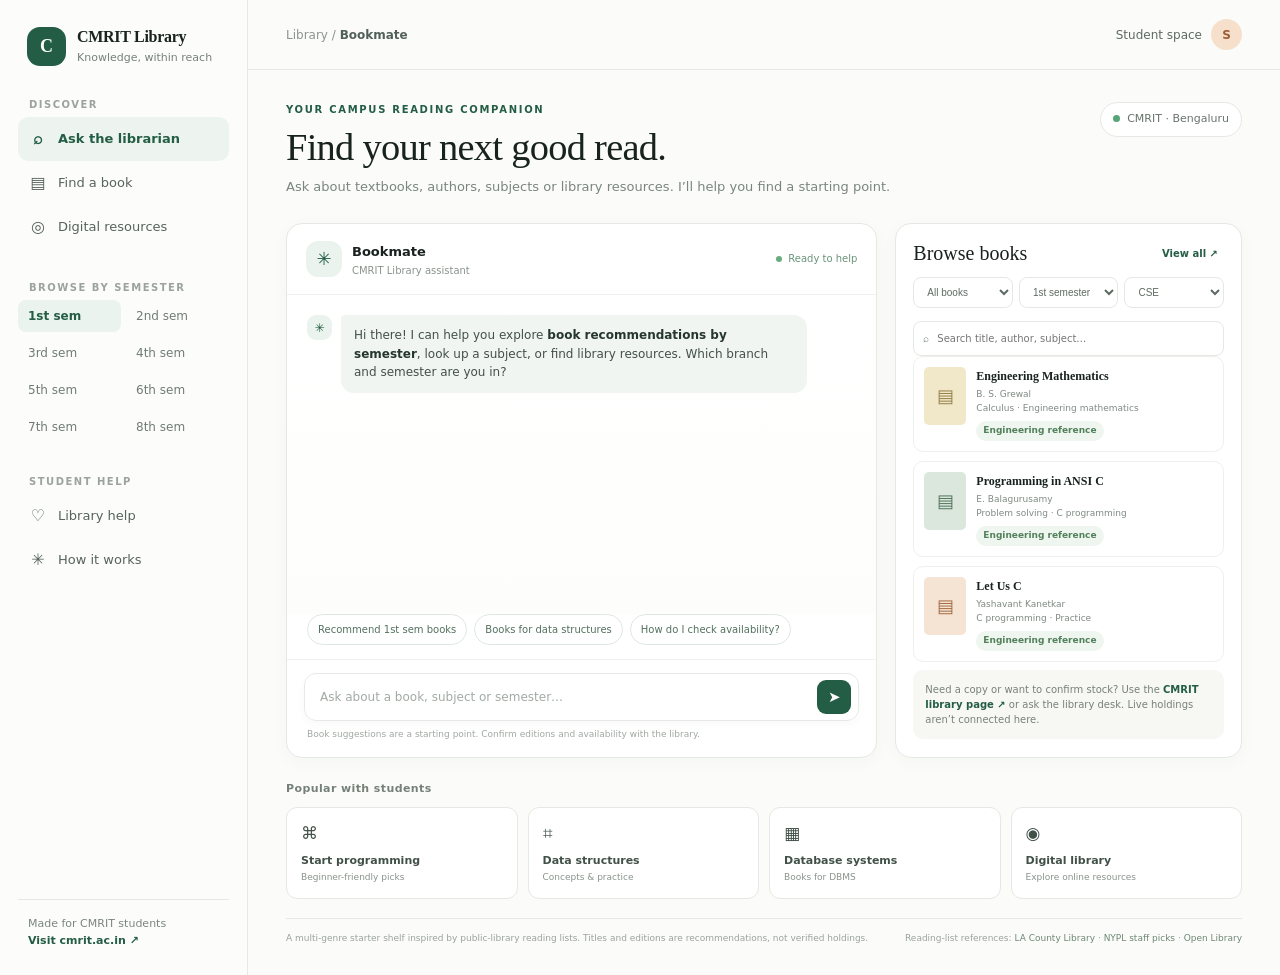
<file: Library_chatbot/index.html>
<!doctype html>
<html lang="en">
<head>
<meta charset="utf-8"><meta name="viewport" content="width=device-width,initial-scale=1"><meta name="theme-color" content="#f7f7f3">
<title>CMRIT Library — Bookmate</title>
<style>
:root{--ink:#18221f;--muted:#75807a;--line:#e6e9e3;--paper:#fbfcf9;--green:#245d45;--mint:#eaf3ed;--orange:#e9894d;--shadow:0 16px 50px #1d33200d}*{box-sizing:border-box}body{margin:0;background:#f4f6f2;color:var(--ink);font:15px/1.5 Inter,ui-sans-serif,system-ui,-apple-system,"Segoe UI",sans-serif}button,input{font:inherit}button{cursor:pointer}.app{max-width:1440px;margin:auto;min-height:100vh;display:grid;grid-template-columns:248px minmax(0,1fr);background:var(--paper);box-shadow:var(--shadow)}aside{border-right:1px solid var(--line);padding:26px 18px;display:flex;flex-direction:column;gap:24px;background:#fcfdfa}.brand{display:flex;align-items:center;gap:11px;padding:0 9px}.brandmark{height:39px;width:39px;border-radius:13px;background:var(--green);color:white;display:grid;place-items:center;font-weight:800;font-family:Georgia,serif;font-size:18px}.brand strong{font:700 16px Georgia,serif;letter-spacing:-.3px}.brand small{display:block;color:var(--muted);font-size:11px;margin-top:1px}.navlabel{font-size:10px;letter-spacing:1.5px;color:#9ba39c;font-weight:750;padding:0 11px;margin:7px 0 5px}.navitem{border:0;background:none;width:100%;text-align:left;padding:10px 11px;border-radius:10px;color:#57635c;display:flex;align-items:center;gap:11px;font-size:13px}.navitem.active,.navitem:hover{background:#edf4ef;color:var(--green);font-weight:650}.ico{width:18px;text-align:center;font-size:16px}.semester-grid{display:grid;grid-template-columns:1fr 1fr;gap:5px}.semester-grid button{border:0;background:transparent;text-align:left;border-radius:8px;padding:7px 10px;color:#707b74;font-size:12px}.semester-grid button:hover,.semester-grid button.selected{background:var(--mint);color:var(--green);font-weight:650}.sidefoot{margin-top:auto;border-top:1px solid var(--line);padding:16px 10px 0;color:#7a857e;font-size:11px}.sidefoot a{color:var(--green);text-decoration:none;font-weight:650}.main{display:flex;flex-direction:column;min-width:0;min-height:100vh}.topbar{height:70px;border-bottom:1px solid var(--line);display:flex;align-items:center;justify-content:space-between;padding:0 38px}.crumb{font-size:12px;color:#8b948d}.crumb b{color:#526158;font-weight:600}.profile{display:flex;align-items:center;gap:9px;font-size:12px;color:#5e6962}.avatar{width:31px;height:31px;border-radius:50%;display:grid;place-items:center;background:#f6dfcb;color:#9c5d35;font-weight:700}.body{padding:32px 38px 30px;max-width:1200px;width:100%;margin:0 auto}.welcome{display:flex;align-items:flex-start;justify-content:space-between;gap:20px;margin-bottom:26px}.eyebrow{color:var(--green);font-size:10px;font-weight:800;letter-spacing:1.7px;text-transform:uppercase}.welcome h1{font:500 clamp(28px,3vw,39px)/1.15 Georgia,serif;letter-spacing:-.7px;margin:8px 0 8px}.welcome p{color:#7a857e;margin:0;font-size:13px}.term{border:1px solid var(--line);border-radius:22px;background:#fff;padding:8px 12px;color:#68736d;font-size:11px;white-space:nowrap}.term i{display:inline-block;width:7px;height:7px;border-radius:50%;background:#57a477;margin-right:7px}.layout{display:grid;grid-template-columns:minmax(0,1.45fr) minmax(265px,.85fr);gap:18px;align-items:stretch}.chatcard,.catalog{border:1px solid var(--line);border-radius:16px;background:#fff;box-shadow:0 4px 18px #1e302508}.chatcard{display:flex;flex-direction:column;min-height:490px;overflow:hidden}.chathead{padding:16px 19px;border-bottom:1px solid #eff1ed;display:flex;align-items:center;justify-content:space-between}.botid{display:flex;align-items:center;gap:10px}.boticon{height:36px;width:36px;border-radius:12px;background:var(--mint);color:var(--green);display:grid;place-items:center;font-size:18px}.botid strong{font-size:13px}.botid small{display:block;font-size:10px;color:#89938c;margin-top:1px}.online{font-size:10px;color:#69937a}.online:before{content:'';display:inline-block;width:6px;height:6px;border-radius:50%;background:#69ad7e;margin-right:6px}.messages{padding:20px;display:flex;flex-direction:column;gap:14px;flex:1;max-height:360px;overflow:auto;background:linear-gradient(#fff,#fdfefc)}.msg{display:flex;gap:9px;align-items:flex-start;max-width:91%}.msg.user{align-self:flex-end;flex-direction:row-reverse}.bubble{padding:11px 13px;border-radius:4px 13px 13px 13px;background:#f1f5f1;color:#425048;font-size:12px;line-height:1.55}.user .bubble{background:var(--green);color:#fff;border-radius:13px 4px 13px 13px}.mini{width:25px;height:25px;flex:none;border-radius:9px;background:#eaf3ed;color:var(--green);display:grid;place-items:center;font-size:12px}.bubble b{color:#24362d}.user .bubble b{color:white}.suggestions{padding:0 20px 14px;display:flex;flex-wrap:wrap;gap:7px}.suggestions button{border:1px solid #dfe7e1;background:white;color:#52705d;padding:7px 10px;border-radius:18px;font-size:10px}.suggestions button:hover{border-color:#91b49d;background:#f7fbf8}.composer{padding:13px 17px 15px;border-top:1px solid #eff1ed}.inputrow{display:flex;align-items:center;gap:8px;border:1px solid #e5eae5;padding:6px 7px 6px 13px;border-radius:12px;box-shadow:0 3px 10px #112a1207}.inputrow:focus-within{border-color:#a2bba9}.inputrow input{border:0;outline:0;flex:1;min-width:0;font-size:12px;color:var(--ink);background:transparent}.inputrow input::placeholder{color:#a2aaa4}.send{width:34px;height:34px;border:0;border-radius:9px;background:var(--green);color:white;font-size:15px}.hint{font-size:9px;color:#a0a8a1;margin:7px 3px 0}.catalog{padding:18px 17px;display:flex;flex-direction:column}.ctop{display:flex;align-items:center;justify-content:space-between;margin-bottom:12px}.ctop h2{font:500 20px Georgia,serif;margin:0}.more{border:0;background:none;color:var(--green);font-size:10px;font-weight:650}.selectrow{display:flex;gap:6px;margin-bottom:13px}.selectrow select,.searchbox{border:1px solid var(--line);border-radius:8px;background:white;padding:8px 9px;font-size:10px;color:#5e6b63;outline:none}.selectrow select{flex:1;min-width:0}.searchbox{display:flex;align-items:center;gap:6px}.searchbox input{border:0;outline:0;width:100%;min-width:0;font-size:10px}.booklist{display:flex;flex-direction:column;gap:9px;overflow:auto;max-height:314px}.book{border:1px solid #edf0ec;border-radius:10px;padding:10px;display:flex;gap:10px;align-items:flex-start}.cover{height:58px;width:42px;border-radius:5px;background:#dbe7dd;color:#53765d;display:grid;place-items:center;flex:none;font:18px Georgia,serif}.cover.c2{background:#f5e4d4;color:#a56c43}.cover.c3{background:#e2e6f2;color:#67769c}.cover.c4{background:#f1e8c9;color:#958148}.bookinfo{min-width:0}.bookinfo strong{font:600 12px/1.3 Georgia,serif;display:block;margin:2px 0 4px}.bookinfo span{display:block;color:#7f8982;font-size:9px}.tag{display:inline-block!important;border-radius:10px;background:#eff5ef;color:#51805b!important;padding:3px 7px;margin-top:6px;font-weight:650}.empty{padding:24px 8px;text-align:center;color:#89938c;font-size:11px}.librarynote{margin-top:auto;padding:12px;background:#f7f8f4;border-radius:10px;color:#778178;font-size:10px;line-height:1.5}.librarynote a{color:var(--green);font-weight:700;text-decoration:none}.quicklinks{margin-top:23px}.quicklinks h3{font-size:11px;color:#758078;letter-spacing:.4px;margin:0 0 10px;font-weight:650}.quickgrid{display:grid;grid-template-columns:repeat(4,1fr);gap:10px}.quick{border:1px solid var(--line);background:#fff;border-radius:11px;text-align:left;padding:13px 14px;color:#415148;transition:.15s}.quick:hover{transform:translateY(-2px);border-color:#b8ccbd}.quick .qico{font-size:17px}.quick strong{display:block;font-size:11px;margin:6px 0 2px}.quick small{display:block;font-size:9px;color:#89938c}.footnote{margin-top:19px;border-top:1px solid var(--line);padding-top:13px;color:#9aa29c;font-size:9px;display:flex;justify-content:space-between;gap:12px}.footnote a{color:#6e8675;text-decoration:none}.toast{position:fixed;bottom:20px;left:50%;transform:translateX(-50%);background:#243a2e;color:white;padding:10px 16px;border-radius:9px;font-size:11px;box-shadow:var(--shadow);opacity:0;pointer-events:none;transition:.2s}.toast.show{opacity:1}@media(max-width:850px){.app{grid-template-columns:200px 1fr}.body{padding:25px 22px}.topbar{padding:0 22px}.layout{grid-template-columns:1fr}.catalog{min-height:350px}.booklist{max-height:245px}}@media(max-width:620px){.app{display:block}.main{min-height:100vh}aside{display:none}.body{padding:22px 15px}.topbar{padding:0 16px;height:58px}.welcome{display:block}.term{display:inline-block;margin-top:14px}.quickgrid{grid-template-columns:1fr 1fr}.chatcard{min-height:450px}.messages{max-height:310px}.footnote{display:block}.footnote span{display:block;margin-top:5px}}
</style>
</head>
<body><div class="app">
<aside><div class="brand"><div class="brandmark">C</div><div><strong>CMRIT Library</strong><small>Knowledge, within reach</small></div></div>
<div><div class="navlabel">DISCOVER</div><button class="navitem active" data-topic="Show me recommended books"><span class="ico">⌕</span>Ask the librarian</button><button class="navitem" data-topic="How do I search the library catalogue?"><span class="ico">▤</span>Find a book</button><button class="navitem" data-topic="Tell me about e-resources"><span class="ico">◎</span>Digital resources</button></div>
<div><div class="navlabel">BROWSE BY SEMESTER</div><div class="semester-grid" id="semesterNav"></div></div>
<div><div class="navlabel">STUDENT HELP</div><button class="navitem" data-topic="How can I get help from the library?"><span class="ico">♡</span>Library help</button><button class="navitem" data-topic="What can I ask you?"><span class="ico">✳</span>How it works</button></div>
<div class="sidefoot">Made for CMRIT students<br><a href="https://www.cmrit.ac.in/" target="_blank" rel="noreferrer">Visit cmrit.ac.in ↗</a></div></aside>
<main class="main"><header class="topbar"><div class="crumb">Library <span> / </span> <b>Bookmate</b></div><div class="profile"><span>Student space</span><span class="avatar">S</span></div></header>
<div class="body"><section class="welcome"><div><div class="eyebrow">YOUR CAMPUS READING COMPANION</div><h1>Find your next good read.</h1><p>Ask about textbooks, authors, subjects or library resources. I’ll help you find a starting point.</p></div><div class="term"><i></i>CMRIT · Bengaluru</div></section>
<div class="layout"><section class="chatcard"><div class="chathead"><div class="botid"><div class="boticon">✳</div><div><strong>Bookmate</strong><small>CMRIT Library assistant</small></div></div><div class="online">Ready to help</div></div><div class="messages" id="messages" aria-live="polite"><div class="msg"><div class="mini">✳</div><div class="bubble">Hi there! I can help you explore <b>book recommendations by semester</b>, look up a subject, or find library resources. Which branch and semester are you in?</div></div></div><div class="suggestions" id="suggestions"><button>Recommend 1st sem books</button><button>Books for data structures</button><button>How do I check availability?</button></div><form class="composer" id="chatForm"><div class="inputrow"><input id="chatInput" autocomplete="off" placeholder="Ask about a book, subject or semester…" aria-label="Your message"><button class="send" aria-label="Send message">➤</button></div><div class="hint">Book suggestions are a starting point. Confirm editions and availability with the library.</div></form></section>
<section class="catalog"><div class="ctop"><h2>Browse books</h2><button class="more" id="allBooks">View all ↗</button></div><div class="selectrow"><select id="collectionSelect" aria-label="Choose collection"><option value="all">All books</option><option value="Engineering">Engineering</option><option value="General">General reading</option></select><select id="semSelect" aria-label="Choose semester"></select><select id="branchSelect" aria-label="Choose branch"><option value="CSE">CSE</option><option value="ISE">ISE</option><option value="AIML">AI & ML</option><option value="ECE">ECE</option><option value="EEE">EEE</option><option value="ME">Mechanical</option><option value="CIVIL">Civil</option><option value="MBA">MBA</option></select></div><label class="searchbox"><span>⌕</span><input id="bookSearch" placeholder="Search title, author, subject…" aria-label="Search books"></label><div class="booklist" id="bookList"></div><div class="librarynote">Need a copy or want to confirm stock? Use the <a href="https://www.cmrit.ac.in/" target="_blank" rel="noreferrer">CMRIT library page ↗</a> or ask the library desk. Live holdings aren’t connected here.</div></section></div>
<section class="quicklinks"><h3>Popular with students</h3><div class="quickgrid"><button class="quick" data-topic="Recommend beginner-friendly books for programming"><span class="qico">⌘</span><strong>Start programming</strong><small>Beginner-friendly picks</small></button><button class="quick" data-topic="Suggest books for data structures and algorithms"><span class="qico">⌗</span><strong>Data structures</strong><small>Concepts & practice</small></button><button class="quick" data-topic="Show me books about databases"><span class="qico">▦</span><strong>Database systems</strong><small>Books for DBMS</small></button><button class="quick" data-topic="How can I access digital resources?"><span class="qico">◉</span><strong>Digital library</strong><small>Explore online resources</small></button></div></section>
<div class="footnote"><span>A multi-genre starter shelf inspired by public-library reading lists. Titles and editions are recommendations, not verified holdings.</span><span>Reading-list references: <a href="https://lacountylibrary.org/booklists/" target="_blank" rel="noreferrer">LA County Library</a> · <a href="https://www.nypl.org/books-more/recommendations/staff-picks/adults" target="_blank" rel="noreferrer">NYPL staff picks</a> · <a href="https://openlibrary.org/subjects/engineers%2C_biography" target="_blank" rel="noreferrer">Open Library</a></span></div></div></main></div><div class="toast" id="toast"></div>
<script>
const semesters=Array.from({length:8},(_,i)=>`${i+1}${['st','nd','rd'][i]||'th'} semester`);
const books=[
{sem:1,branches:['CSE','ISE','AIML','ECE','EEE','ME','CIVIL'],title:'Engineering Mathematics',author:'B. S. Grewal',subject:'Calculus · Engineering mathematics',tone:'c4'},
{sem:1,branches:['CSE','ISE','AIML'],title:'Programming in ANSI C',author:'E. Balagurusamy',subject:'Problem solving · C programming',tone:''},
{sem:1,branches:['CSE','ISE','AIML'],title:'Let Us C',author:'Yashavant Kanetkar',subject:'C programming · Practice',tone:'c2'},
{sem:1,branches:['ECE','EEE'],title:'Engineering Physics',author:'S. L. Gupta & Sanjeev Gupta',subject:'Applied physics',tone:'c3'},
{sem:2,branches:['CSE','ISE','AIML'],title:'Programming with Java',author:'E. Balagurusamy',subject:'Object-oriented programming',tone:'c2'},
{sem:2,branches:['CSE','ISE','AIML'],title:'Discrete Mathematical Structures',author:'Bernard Kolman et al.',subject:'Discrete mathematics',tone:'c4'},
{sem:2,branches:['ECE','EEE'],title:'Basic Electronics',author:'B. L. Theraja',subject:'Electronics fundamentals',tone:'c3'},
{sem:3,branches:['CSE','ISE','AIML'],title:'Data Structures Using C',author:'Reema Thareja',subject:'Data structures · Algorithms',tone:''},
{sem:3,branches:['CSE','ISE','AIML'],title:'Data Structures and Algorithms',author:'Narasimha Karumanchi',subject:'Problem solving · Practice',tone:'c2'},
{sem:3,branches:['CSE','ISE','AIML'],title:'Object-Oriented Programming with C++',author:'E. Balagurusamy',subject:'OOP · C++',tone:'c3'},
{sem:4,branches:['CSE','ISE','AIML'],title:'Database System Concepts',author:'Silberschatz, Korth & Sudarshan',subject:'DBMS · SQL',tone:'c4'},
{sem:4,branches:['CSE','ISE','AIML'],title:'Operating System Concepts',author:'Silberschatz, Galvin & Gagne',subject:'Operating systems',tone:'c3'},
{sem:4,branches:['CSE','ISE','AIML'],title:'Computer Networking: A Top-Down Approach',author:'Kurose & Ross',subject:'Computer networks',tone:''},
{sem:5,branches:['CSE','ISE','AIML'],title:'Design and Analysis of Algorithms',author:'Anany Levitin',subject:'Algorithms · Complexity',tone:'c2'},
{sem:5,branches:['CSE','ISE','AIML'],title:'Software Engineering',author:'Ian Sommerville',subject:'Software development',tone:'c4'},
{sem:6,branches:['CSE','ISE','AIML'],title:'Machine Learning',author:'Tom M. Mitchell',subject:'Machine learning foundations',tone:'c3'},
{sem:6,branches:['CSE','ISE','AIML'],title:'Computer Organization and Design',author:'Patterson & Hennessy',subject:'Computer architecture',tone:''},
{sem:7,branches:['CSE','ISE','AIML'],title:'Artificial Intelligence: A Modern Approach',author:'Russell & Norvig',subject:'Artificial intelligence',tone:'c4'},
{sem:7,branches:['CSE','ISE','AIML'],title:'Introduction to Information Security',author:'Michael Goodrich & Roberto Tamassia',subject:'Cybersecurity',tone:'c2'},
{sem:8,branches:['CSE','ISE','AIML'],title:'Deep Learning',author:'Goodfellow, Bengio & Courville',subject:'Deep learning · AI',tone:'c3'},
{sem:8,branches:['CSE','ISE','AIML'],title:'Clean Code',author:'Robert C. Martin',subject:'Software design · Projects',tone:''},
{sem:5,branches:['ECE','EEE'],title:'Microelectronic Circuits',author:'Sedra & Smith',subject:'Electronics · Circuits',tone:'c3'},
{sem:6,branches:['EEE'],title:'Power System Analysis',author:'John J. Grainger & William D. Stevenson',subject:'Power systems',tone:'c4'},
{sem:5,branches:['ECE'],title:'Digital Communications',author:'John G. Proakis',subject:'Communication systems',tone:''},
{sem:5,branches:['MBA'],title:'Marketing Management',author:'Philip Kotler & Kevin Keller',subject:'Marketing',tone:'c2'},
{sem:1,branches:['MBA'],title:'Principles of Management',author:'Koontz & Weihrich',subject:'Management foundations',tone:'c4'}];
const generalBooks=[['The Alchemist','Paulo Coelho','Fiction · Personal journey'],['The Namesake','Jhumpa Lahiri','Fiction · Family · Identity'],['The Guide','R. K. Narayan','Indian fiction'],['Malgudi Days','R. K. Narayan','Short stories'],['Train to Pakistan','Khushwant Singh','Historical fiction · India'],['The God of Small Things','Arundhati Roy','Indian fiction'],['The Hobbit','J. R. R. Tolkien','Fantasy · Adventure'],['The Hitchhiker’s Guide to the Galaxy','Douglas Adams','Science fiction · Humour'],['Kindred','Octavia E. Butler','Science fiction'],['The Thursday Murder Club','Richard Osman','Mystery'],['And Then There Were None','Agatha Christie','Mystery'],['The Book Thief','Markus Zusak','Historical fiction'],['The Diary of a Young Girl','Anne Frank','Memoir · History'],['Wings of Fire','A. P. J. Abdul Kalam & Arun Tiwari','Memoir · Science · India'],['Surely You’re Joking, Mr. Feynman!','Richard P. Feynman','Memoir · Physics'],['A Brief History of Time','Stephen Hawking','Popular science · Cosmology'],['The Gene: An Intimate History','Siddhartha Mukherjee','Popular science · Biology'],['The Emperor of All Maladies','Siddhartha Mukherjee','Popular science · Medicine'],['Sapiens: A Brief History of Humankind','Yuval Noah Harari','History · Anthropology'],['The Discovery of India','Jawaharlal Nehru','History · India'],['India After Gandhi','Ramachandra Guha','History · Modern India'],['The Argumentative Indian','Amartya Sen','History · Society'],['Factfulness','Hans Rosling et al.','Data · Society'],['Atomic Habits','James Clear','Personal development · Habits'],['Deep Work','Cal Newport','Productivity · Learning'],['The Psychology of Money','Morgan Housel','Psychology · Finance'],['Thinking, Fast and Slow','Daniel Kahneman','Psychology · Decisions'],['Man’s Search for Meaning','Viktor E. Frankl','Memoir · Psychology'],['The Design of Everyday Things','Don Norman','Design · Human-computer interaction'],['The Innovators','Walter Isaacson','Technology · Biography'],['Steve Jobs','Walter Isaacson','Biography · Technology'],['The Wright Brothers','David McCullough','Biography · Engineering'],['The Boy, the Mole, the Fox and the Horse','Charlie Mackesy','Illustrated · Reflection']].map((b,i)=>({sem:0,branches:['ALL'],group:'General',title:b[0],author:b[1],subject:b[2],tone:['','c2','c3','c4'][i%4]}));
const addedEngineering=[[1,'CSE,ISE,AIML,ECE,EEE,ME,CIVIL','Higher Engineering Mathematics','B. S. Grewal','Engineering mathematics · Calculus'],[1,'CSE,ISE,AIML,ECE,EEE,ME,CIVIL','Engineering Chemistry','Jain & Jain','Chemistry · Engineering'],[2,'CSE,ISE,AIML,ECE,EEE','Advanced Engineering Mathematics','E. Kreyszig','Mathematics · Engineering'],[2,'ME,CIVIL','Engineering Mechanics','R. K. Bansal','Statics · Dynamics'],[3,'CIVIL,ME','Strength of Materials','R. K. Bansal','Materials · Structures'],[3,'ECE,EEE','Electronic Devices and Circuit Theory','Boylestad & Nashelsky','Electronics · Circuits'],[4,'CIVIL','Surveying','B. C. Punmia','Civil engineering · Surveying'],[4,'ME','Thermodynamics: An Engineering Approach','Çengel & Boles','Mechanical engineering · Thermodynamics'],[4,'ECE,EEE','Microelectronic Circuits','Sedra & Smith','Analog circuits · Electronics'],[5,'CIVIL','Design of Concrete Structures','M. L. Gambhir','Civil engineering · Structures'],[5,'ME','Manufacturing Engineering and Technology','Kalpakjian & Schmid','Manufacturing · Mechanical engineering'],[6,'CIVIL','Transportation Engineering','Khisty & Lall','Civil engineering · Transport'],[6,'ECE,EEE','Signals and Systems','Oppenheim & Willsky','Signals · Electrical engineering'],[7,'ME','Machine Design','Khurmi & Gupta','Mechanical engineering · Design'],[7,'CIVIL','Design of Steel Structures','N. Subramanian','Civil engineering · Structures'],[8,'ECE,EEE','Power System Analysis','Grainger & Stevenson','Electrical engineering · Power systems']].map((b,i)=>({sem:b[0],branches:b[1].split(','),group:'Engineering',title:b[2],author:b[3],subject:b[4],tone:['','c2','c3','c4'][i%4]}));
books.push(...addedEngineering,...generalBooks);
let activeSem=1;const collectionSelect=document.getElementById('collectionSelect'),semSelect=document.getElementById('semSelect'),branchSelect=document.getElementById('branchSelect'),bookList=document.getElementById('bookList'),bookSearch=document.getElementById('bookSearch');
function semName(n){return n===0?'all semesters':semesters[n-1]}
function initSemesters(){const nav=document.getElementById('semesterNav');let allOption=document.createElement('option');allOption.value=0;allOption.textContent='All semesters';semSelect.append(allOption);semesters.forEach((s,i)=>{let b=document.createElement('button');b.textContent=s.replace(' semester',' sem');b.dataset.sem=i+1;b.onclick=()=>setSem(i+1);nav.append(b);let o=document.createElement('option');o.value=i+1;o.textContent=s[0].toUpperCase()+s.slice(1);semSelect.append(o)})}
function setSem(n){activeSem=Number(n);semSelect.value=activeSem;document.querySelectorAll('#semesterNav button').forEach(x=>x.classList.toggle('selected',Number(x.dataset.sem)===activeSem));renderBooks();}
function renderBooks(){let q=bookSearch.value.toLowerCase().trim(),br=branchSelect.value,group=collectionSelect.value;let found=books.filter(b=>(b.group==='General'?group!=='Engineering':group!=='General'&&(activeSem===0||b.sem===activeSem)&&b.branches.includes(br))&&(!q||`${b.title} ${b.author} ${b.subject}`.toLowerCase().includes(q)));bookList.innerHTML='';if(!found.length){bookList.innerHTML='<div class="empty">No matching books for this selection.<br>Try another collection or search term.</div>';return}found.slice(0,7).forEach(b=>{let d=document.createElement('article');d.className='book';d.innerHTML=`<div class="cover ${b.tone}">▤</div><div class="bookinfo"><strong>${b.title}</strong><span>${b.author}</span><span>${b.subject}</span><span class="tag">${b.group==='General'?'General reading':'Engineering reference'}</span></div>`;bookList.append(d)})}
initSemesters();setSem(1);semSelect.onchange=()=>setSem(semSelect.value);collectionSelect.onchange=renderBooks;branchSelect.onchange=renderBooks;bookSearch.oninput=renderBooks;
const messages=document.getElementById('messages'),input=document.getElementById('chatInput');function addMsg(text,who='bot'){let wrap=document.createElement('div');wrap.className='msg '+(who==='user'?'user':'');let avatar=who==='user'?'S':'✳';let bubble=document.createElement('div');bubble.className='bubble';bubble.innerHTML=text;let icon=document.createElement('div');icon.className='mini';icon.textContent=avatar;wrap.append(icon,bubble);messages.append(wrap);messages.scrollTop=messages.scrollHeight}
function safe(s){return s.replace(/[&<>"']/g,c=>({'&':'&amp;','<':'&lt;','>':'&gt;','"':'&quot;',"'":'&#39;'}[c]))}
function reply(q){let l=q.toLowerCase(),br=branchSelect.value,sem=activeSem;let list=books.filter(b=>(b.sem===sem)&&b.branches.includes(br));let match=books.filter(b=>`${b.title} ${b.author} ${b.subject}`.toLowerCase().split(/[ ·,:]+/).some(w=>w.length>3&&l.includes(w)));let ans;if(/availab|stock|borrow|issue|catalog|catalogue|opac|find a book/.test(l)){ans=`I can’t see live circulation or copy counts in this demo. Search the CMRIT library catalogue or ask the library desk to confirm the <b>edition, call number and availability</b>. You can start with a title or author from the book list. The department pages also publish scheme and syllabus references.`}else if(/digital|e-resource|online|journal|ebook|e-book/.test(l)){ans=`CMRIT’s department pages link to current schemes and syllabi. For subscribed e-books, journals or off-campus access, check with the library desk or the institution’s library portal; access can depend on your student login.`}else if(/help|librarian|contact|hours|timing|where/.test(l)){ans=`For current hours, borrowing rules and stock, contact the <b>CMRIT library desk</b> through the official college site. Tell them your branch, semester, subject and preferred edition so they can locate the right copy.`}else if(/what can i ask|how it works|hello|hi\b|hey/.test(l)){ans=`Ask me for recommendations by semester, a subject area, an author, or digital resources. I’ll show useful starting points, then you can confirm the official syllabus edition and library stock. Which branch and semester should I use?`;}else if(match.length){let unique=[...new Map(match.map(b=>[b.title,b])).values()].slice(0,3);ans=`Here are some starting points for <b>${safe(q)}</b>:<br>${unique.map(b=>`• <b>${b.title}</b> — ${b.author}`).join('<br>')}<br><br>These are general reference suggestions, not a verified CMRIT holding list. Want me to filter by semester?`;}else if(/book|recommend|textbook|subject|semester|sem/.test(l)){let arr=list.length?list.slice(0,3):books.filter(b=>b.sem===sem).slice(0,3);ans=`For <b>${semName(sem)}</b> ${br}, you could start with:<br>${arr.map(b=>`• <b>${b.title}</b> — ${b.author}`).join('<br>')}<br><br>These are illustrative recommendations. Match them against your current scheme and confirm availability with the library.`;}else{ans=`I can help with book suggestions, subjects, semester browsing and library resources. Try asking “recommend ${semName(sem)} ${br} books” or search for a title or author. I don’t have access to live inventory in this demo.`}setTimeout(()=>addMsg(ans),240)}
document.getElementById('chatForm').addEventListener('submit',e=>{e.preventDefault();let q=input.value.trim();if(!q)return;addMsg(safe(q),'user');input.value='';reply(q)});document.querySelectorAll('[data-topic]').forEach(b=>b.addEventListener('click',()=>{input.value=b.dataset.topic;document.getElementById('chatForm').requestSubmit()}));document.getElementById('suggestions').addEventListener('click',e=>{if(e.target.tagName==='BUTTON'){input.value=e.target.textContent;document.getElementById('chatForm').requestSubmit()}});document.getElementById('allBooks').onclick=()=>{bookSearch.value='';collectionSelect.value='all';setSem(0);document.querySelector('.catalog').scrollIntoView({behavior:'smooth',block:'center'})};
</script></body></html>
</file>
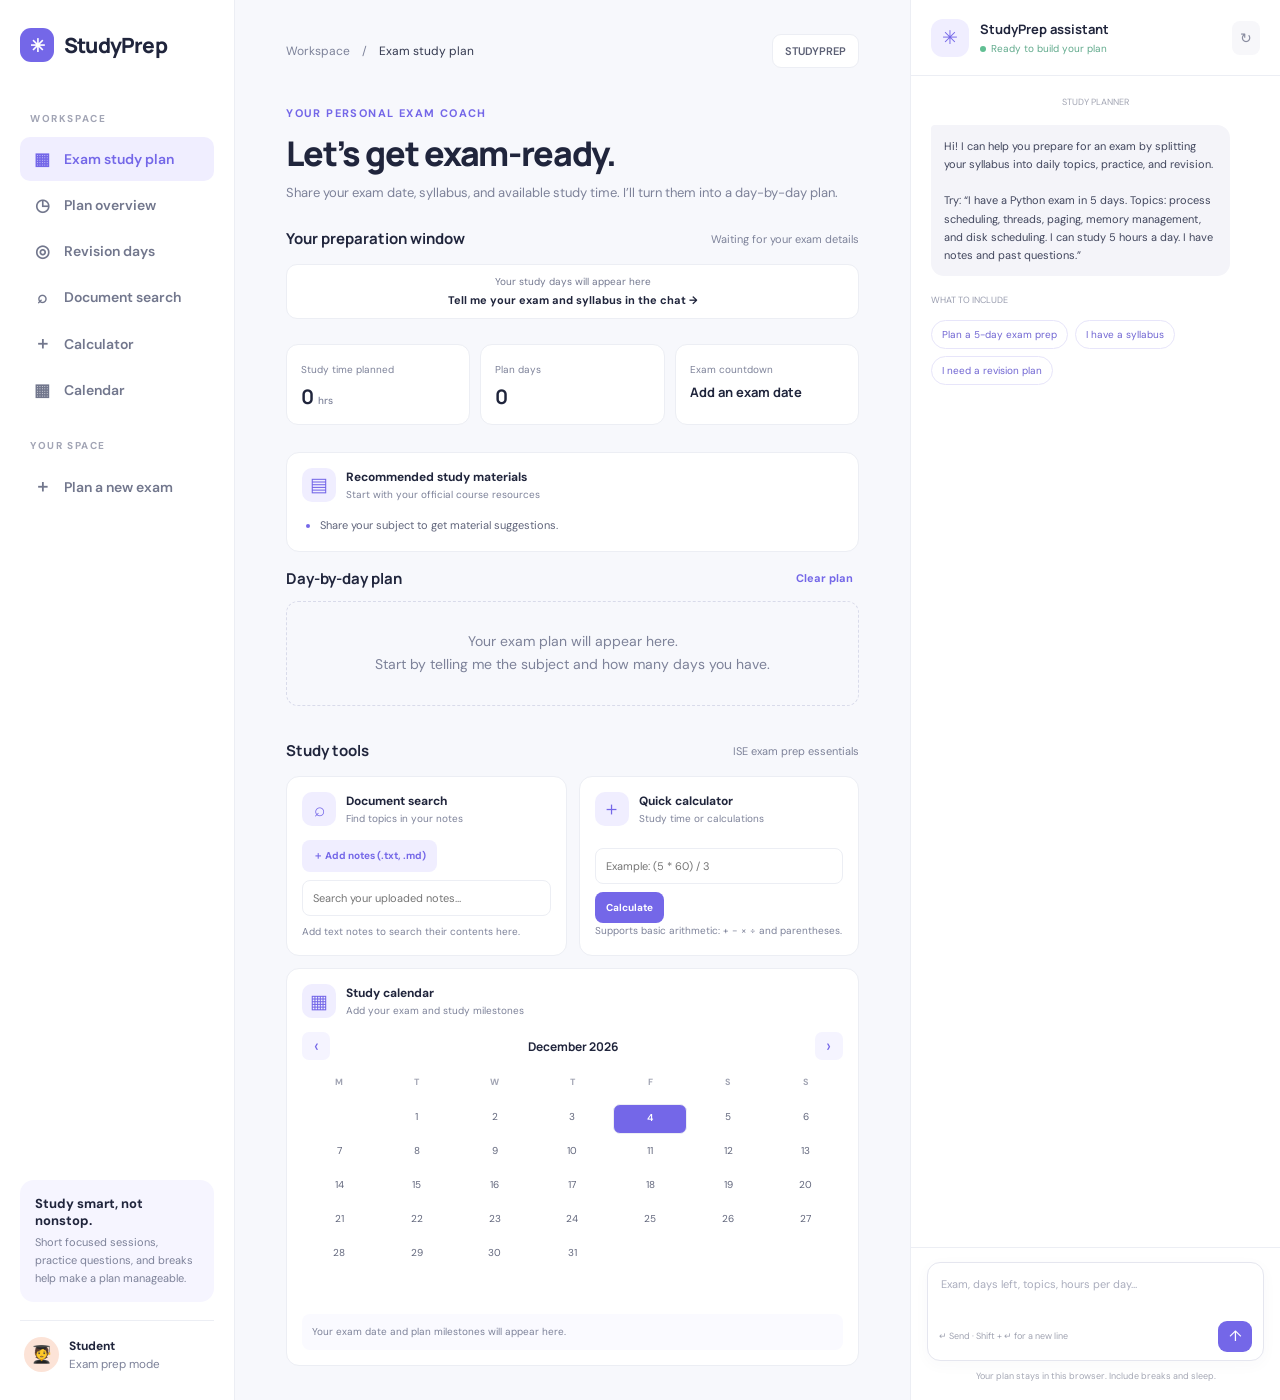
<file: student_study_prep/index.html>
<!doctype html>
<html lang="en"><head><meta charset="utf-8"><meta name="viewport" content="width=device-width,initial-scale=1"><meta name="theme-color" content="#f7f8fc"><title>StudyPrep — exam study planner</title><link rel="stylesheet" href="css/styles.css"></head><body><div class="app">
<aside class="sidebar"><div class="brand"><div class="brandmark">✳</div>StudyPrep</div><nav><div class="side-label">WORKSPACE</div><div class="nav active"><span>▦</span>Exam study plan</div><div class="nav" id="todayNav"><span>◷</span>Plan overview</div><div class="nav" id="focusNav"><span>◎</span>Revision days</div><div class="nav" data-tool="documents"><span>⌕</span>Document search</div><div class="nav" data-tool="calculator"><span>＋</span>Calculator</div><div class="nav" data-tool="calendar"><span>▦</span>Calendar</div><div class="side-label" style="margin-top:27px">YOUR SPACE</div><div class="nav" id="resetNav"><span>＋</span>Plan a new exam</div></nav><div class="sidebar-bottom"><div class="mini-card"><b>Study smart, not nonstop.</b><p>Short focused sessions, practice questions, and breaks help make a plan manageable.</p></div><div class="profile"><div class="avatar">🧑‍🎓</div><div><b>Student</b><small>Exam prep mode</small></div></div></div></aside>
<main class="main"><div class="topline"><div class="crumb">Workspace　/　<span style="color:#34394f">Exam study plan</span></div><div class="today" id="dateLabel">STUDYPREP</div></div><div class="eyebrow">Your personal exam coach</div><h1 class="heading">Let’s get exam-ready.</h1><p class="subhead">Share your exam date, syllabus, and available study time. I’ll turn them into a day-by-day plan.</p><div class="weekhead"><h2 id="planTitle">Your preparation window</h2><small id="weekCaption">Waiting for your exam details</small></div><div class="weekstrip" id="weekstrip"><div class="daypill" style="grid-column:1/-1">Your study days will appear here<b>Tell me your exam and syllabus in the chat →</b></div></div><div class="stats"><div class="stat"><small>Study time planned</small><b id="studyStat">0 <em>hrs</em></b></div><div class="stat"><small>Plan days</small><b id="sessionStat">0</b></div><div class="stat"><small>Exam countdown</small><b id="nextStat" style="font-size:13px">Add an exam date</b></div></div><section class="tool-card materials-card"><div class="tool-top"><span class="tool-icon">▤</span><div><b>Recommended study materials</b><small>Start with your official course resources</small></div></div><ul id="materialList" class="material-list"><li>Share your subject to get material suggestions.</li></ul></section><div class="schedule-title"><h2 id="scheduleDay">Day-by-day plan</h2><button id="clearBtn">Clear plan</button></div><div class="timeline" id="timeline"><div class="empty">Your exam plan will appear here.<br>Start by telling me the subject and how many days you have.</div></div><section class="study-tools"><div class="weekhead"><h2>Study tools</h2><small>ISE exam prep essentials</small></div><div class="tool-grid"><article class="tool-card" id="documents"><div class="tool-top"><span class="tool-icon">⌕</span><div><b>Document search</b><small>Find topics in your notes</small></div></div><label class="upload-label">＋ Add notes (.txt, .md)<input id="docUpload" type="file" accept=".txt,.md,.csv" multiple hidden></label><input id="docQuery" class="tool-input" placeholder="Search your uploaded notes…"><div id="docResults" class="tool-result">Add text notes to search their contents here.</div></article><article class="tool-card" id="calculator"><div class="tool-top"><span class="tool-icon">＋</span><div><b>Quick calculator</b><small>Study time or calculations</small></div></div><input id="calcInput" class="tool-input" placeholder="Example: (5 * 60) / 3"><button class="tool-button" id="calcRun">Calculate</button><div id="calcResult" class="tool-result">Supports basic arithmetic: + − × ÷ and parentheses.</div></article><article class="tool-card calendar-card" id="calendar"><div class="tool-top"><span class="tool-icon">▦</span><div><b>Study calendar</b><small id="calendarHint">Add your exam and study milestones</small></div></div><div class="calendar-controls"><button id="prevMonth" aria-label="Previous month">‹</button><b id="monthLabel"></b><button id="nextMonth" aria-label="Next month">›</button></div><div id="calendarGrid" class="calendar-grid"></div><div id="calendarEvents" class="calendar-events">Your exam date and plan milestones will appear here.</div></article></div></section></main>
<aside class="right"><header class="chat-head"><div class="bot-icon">✳</div><div><b>StudyPrep assistant</b><div class="online"><span class="dot"></span>Ready to build your plan</div></div><button title="Start a new chat" id="newChat">↻</button></header><div class="chat-body" id="chat"><div class="daystamp">STUDY PLANNER</div><div class="bubble">Hi! I can help you prepare for an exam by splitting your syllabus into daily topics, practice, and revision.<br><br>Try: “I have a Python exam in 5 days. Topics: process scheduling, threads, paging, memory management, and disk scheduling. I can study 5 hours a day. I have notes and past questions.”</div><div class="quick-label">WHAT TO INCLUDE</div><div class="chips"><button class="chip">Plan a 5-day exam prep</button><button class="chip">I have a syllabus</button><button class="chip">I need a revision plan</button></div><div class="notice" id="notice">StudyPrep runs in your browser and uses built-in planning rules; it is not connected to a live AI service. Check the generated plan and adjust it to your course and energy level.</div></div><div class="composer"><div class="composebox"><textarea id="prompt" rows="2" placeholder="Exam, days left, topics, hours per day…"></textarea><div class="compose-actions"><small>↵ Send · Shift + ↵ for a new line</small><button class="send" id="send" title="Send">↑</button></div></div><div class="disclaimer">Your plan stays in this browser. Include breaks and sleep.</div></div></aside></div><div class="toast" id="toast"></div><script src="js/app.js"></script></body></html>
</file>
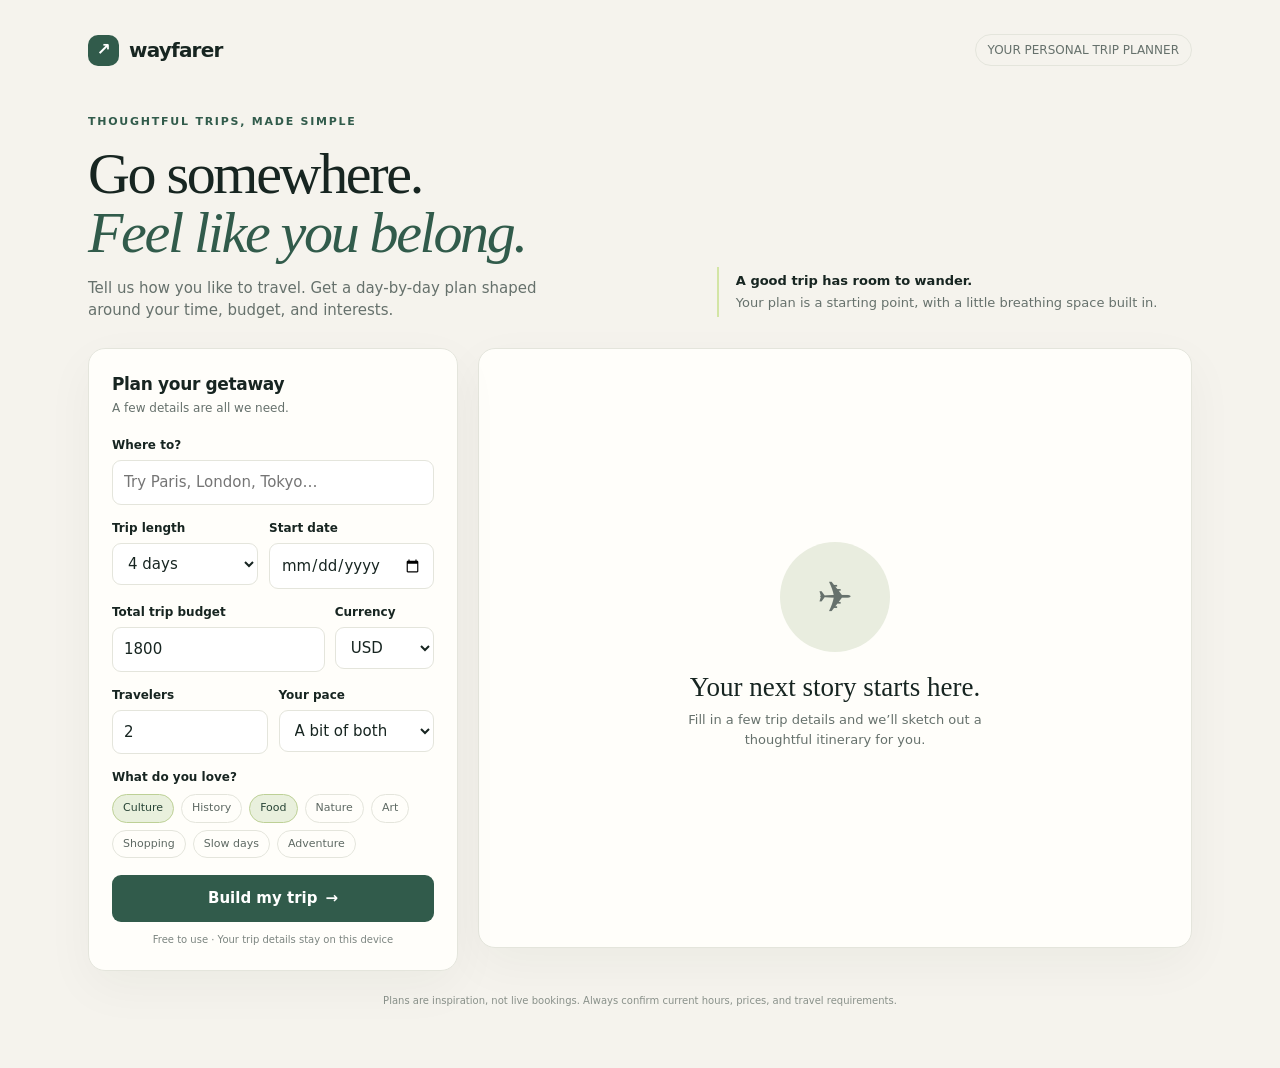
<file: travel_agent/index.html>
<!doctype html>
<html lang="en">
<head>
  <meta charset="utf-8">
  <meta name="viewport" content="width=device-width, initial-scale=1">
  <meta name="theme-color" content="#f5f3ed">
  <title>Wayfarer — Smart travel planner</title>
  <style>
    :root{--ink:#172521;--muted:#66716c;--paper:#f5f3ed;--card:#fffefa;--line:#e4e5dc;--green:#315b4b;--lime:#d3e5a5;--orange:#d8865b;--shadow:0 16px 50px #18261d0b}
    *{box-sizing:border-box}body{margin:0;background:var(--paper);color:var(--ink);font:15px/1.5 "Segoe UI",system-ui,-apple-system,sans-serif}button,input,select{font:inherit}button{cursor:pointer}
    .shell{max-width:1160px;margin:auto;padding:22px 28px 60px}.topbar{height:56px;display:flex;align-items:center;justify-content:space-between;margin-bottom:36px}.brand{font-weight:750;letter-spacing:-.04em;font-size:20px;display:flex;align-items:center;gap:10px}.brandmark{width:31px;height:31px;border-radius:10px;background:var(--green);color:white;display:grid;place-items:center;font-size:17px}.badge{border:1px solid var(--line);border-radius:30px;padding:6px 12px;color:var(--muted);font-size:12px}
    .hero{display:grid;grid-template-columns:1.1fr .9fr;gap:48px;align-items:end;margin:20px 0 26px}.eyebrow{color:var(--green);font-size:11px;letter-spacing:.16em;text-transform:uppercase;font-weight:750}.hero h1{font:500 clamp(38px,5vw,58px)/1.02 Georgia,serif;letter-spacing:-.04em;margin:13px 0 15px;max-width:620px}.hero h1 em{font-weight:400;color:var(--green)}.hero p{color:var(--muted);max-width:490px;margin:0}.hero-note{border-left:2px solid var(--lime);padding:4px 0 4px 17px;color:var(--muted);font-size:13px;align-self:end;margin-bottom:5px}.hero-note strong{color:var(--ink);display:block;margin-bottom:3px}
    .layout{display:grid;grid-template-columns:370px 1fr;gap:20px;align-items:start}.panel{background:var(--card);border:1px solid var(--line);border-radius:17px;box-shadow:var(--shadow)}.form-panel{padding:23px;position:sticky;top:16px}.panel-heading{font-weight:700;font-size:17px;letter-spacing:-.02em}.subheading{font-size:12px;color:var(--muted);margin:2px 0 19px}.field{margin-bottom:14px}.field label,.label{display:block;font-size:12px;font-weight:650;margin-bottom:6px}.field input,.field select{width:100%;border:1px solid var(--line);border-radius:9px;background:#fff;padding:10px 11px;color:var(--ink);outline:none}.field input:focus,.field select:focus{border-color:var(--green);box-shadow:0 0 0 3px #315b4b18}.row{display:grid;grid-template-columns:1fr 1fr;gap:11px}.currency-row{display:grid;grid-template-columns:1.5fr .7fr;gap:10px}.currency-row .field{min-width:0}.interests{display:flex;flex-wrap:wrap;gap:7px;margin:8px 0 17px}.interest{position:relative}.interest input{position:absolute;opacity:0;pointer-events:none}.interest span{display:block;border:1px solid var(--line);padding:5px 10px;border-radius:30px;color:#5e6963;font-size:11px;cursor:pointer;transition:.15s}.interest input:checked+span{background:#e9f0dd;border-color:#bdd096;color:#294537}.interest input:focus-visible+span{outline:2px solid var(--green)}.submit{width:100%;padding:12px 15px;border:0;border-radius:9px;background:var(--green);color:white;font-weight:700;display:flex;align-items:center;justify-content:center;gap:8px;transition:background .2s,transform .2s}.submit:hover{background:#254839;transform:translateY(-1px)}.submit:disabled{opacity:.7;cursor:wait}.fineprint{font-size:10px;color:#7c8580;text-align:center;margin:10px 0 0}
    .result{min-height:600px;padding:27px 29px}.empty{height:540px;display:flex;flex-direction:column;align-items:center;justify-content:center;text-align:center;color:var(--muted)}.empty-art{width:110px;height:110px;background:#e9eddf;border-radius:50%;display:grid;place-items:center;font-size:43px;margin-bottom:20px}.empty h2{font:500 27px Georgia,serif;color:var(--ink);margin:0 0 7px}.empty p{max-width:330px;margin:0;font-size:13px}.trip-top{display:flex;justify-content:space-between;gap:12px;align-items:start;padding-bottom:20px;border-bottom:1px solid var(--line)}.trip-top h2{font:500 32px/1.1 Georgia,serif;letter-spacing:-.025em;margin:5px 0}.trip-meta{color:var(--muted);font-size:12px}.level{padding:6px 10px;border-radius:25px;background:#edf1e4;color:#46604d;font-size:11px;font-weight:650;white-space:nowrap}.summary{display:grid;grid-template-columns:repeat(3,1fr);gap:9px;margin:17px 0 23px}.stat{background:#f5f5ef;border-radius:10px;padding:11px 13px}.stat span{display:block;color:var(--muted);font-size:10px;text-transform:uppercase;letter-spacing:.08em}.stat strong{font-size:16px;display:block;margin-top:3px}.section-title{font-size:12px;text-transform:uppercase;letter-spacing:.12em;font-weight:750;margin:20px 0 9px}.day{border:1px solid var(--line);border-radius:12px;margin:9px 0;overflow:hidden}.day-head{padding:10px 13px;background:#f7f7f1;display:flex;justify-content:space-between;align-items:center}.day-head strong{font-size:13px}.day-head span{font-size:10px;color:var(--muted)}.activity{display:grid;grid-template-columns:67px 1fr;gap:8px;padding:12px 13px;border-top:1px solid #eeeeea}.slot{color:var(--green);font-size:10px;text-transform:uppercase;letter-spacing:.07em;font-weight:750;padding-top:2px}.activity h4{font-size:13px;margin:0 0 2px}.activity p{font-size:11px;color:var(--muted);margin:0}.activity small{font-size:10px;color:#7b837e;display:block;margin-top:4px}.budget{display:grid;grid-template-columns:repeat(4,1fr);gap:8px}.budget-item{border:1px solid var(--line);border-radius:9px;padding:10px}.budget-item span{font-size:10px;color:var(--muted);display:block}.budget-item strong{font-size:13px}.notice{background:#f8f5e8;border-radius:9px;padding:10px 12px;font-size:11px;color:#676047;margin-top:8px}.error{border:1px solid #f0c6b9;background:#fff5f1;color:#89442f;padding:11px 13px;border-radius:9px;margin-bottom:13px;font-size:12px;display:none}.footer{font-size:10px;color:#89918a;text-align:center;margin-top:22px}
    @media(max-width:850px){.hero{grid-template-columns:1fr;gap:13px}.hero-note{max-width:490px}.layout{grid-template-columns:320px 1fr;gap:13px}.form-panel{padding:18px}.result{padding:21px}}
    @media(max-width:650px){.shell{padding:14px 14px 36px}.topbar{margin-bottom:21px}.badge{font-size:10px}.hero{margin:10px 0 20px}.layout{grid-template-columns:1fr}.form-panel{position:static}.result{min-height:430px}.empty{height:380px}.budget{grid-template-columns:repeat(2,1fr)}.summary{gap:6px}.stat{padding:9px}.stat strong{font-size:13px}.trip-top h2{font-size:27px}}
  </style>
</head>
<body>
  <main class="shell">
    <nav class="topbar"><div class="brand"><span class="brandmark">↗</span> wayfarer</div><span class="badge">YOUR PERSONAL TRIP PLANNER</span></nav>
    <section class="hero"><div><div class="eyebrow">Thoughtful trips, made simple</div><h1>Go somewhere.<br><em>Feel like you belong.</em></h1><p>Tell us how you like to travel. Get a day-by-day plan shaped around your time, budget, and interests.</p></div><div class="hero-note"><strong>A good trip has room to wander.</strong>Your plan is a starting point, with a little breathing space built in.</div></section>
    <section class="layout">
      <form id="planner" class="panel form-panel">
        <div class="panel-heading">Plan your getaway</div><div class="subheading">A few details are all we need.</div>
        <div class="field"><label for="destination">Where to?</label><input id="destination" name="destination" placeholder="Try Paris, London, Tokyo…" required autocomplete="off"></div>
        <div class="row"><div class="field"><label for="days">Trip length</label><select id="days" name="days"><option value="2">2 days</option><option value="3">3 days</option><option value="4" selected>4 days</option><option value="5">5 days</option><option value="7">7 days</option><option value="10">10 days</option><option value="14">14 days</option></select></div><div class="field"><label for="start_date">Start date</label><input id="start_date" name="start_date" type="date"></div></div>
        <div class="currency-row"><div class="field"><label for="budget">Total trip budget</label><input id="budget" name="budget" type="number" min="0" step="50" value="1800" required></div><div class="field"><label for="currency">Currency</label><select id="currency" name="currency"><option>USD</option><option>EUR</option><option>GBP</option><option>INR</option><option>CAD</option><option>AUD</option><option>JPY</option></select></div></div>
        <div class="row"><div class="field"><label for="travelers">Travelers</label><input id="travelers" name="travelers" type="number" min="1" max="20" value="2"></div><div class="field"><label for="pace">Your pace</label><select id="pace" name="pace"><option value="relaxed">Slow & easy</option><option value="balanced" selected>A bit of both</option><option value="packed">See it all</option></select></div></div>
        <div class="label">What do you love?</div><div class="interests">
          <label class="interest"><input type="checkbox" name="interests" value="culture" checked><span>Culture</span></label><label class="interest"><input type="checkbox" name="interests" value="history"><span>History</span></label><label class="interest"><input type="checkbox" name="interests" value="food" checked><span>Food</span></label><label class="interest"><input type="checkbox" name="interests" value="nature"><span>Nature</span></label><label class="interest"><input type="checkbox" name="interests" value="art"><span>Art</span></label><label class="interest"><input type="checkbox" name="interests" value="shopping"><span>Shopping</span></label><label class="interest"><input type="checkbox" name="interests" value="relaxation"><span>Slow days</span></label><label class="interest"><input type="checkbox" name="interests" value="adventure"><span>Adventure</span></label>
        </div>
        <div id="error" class="error" role="alert"></div><button id="submit" class="submit" type="submit">Build my trip <span>→</span></button><p class="fineprint">Free to use · Your trip details stay on this device</p>
      </form>
      <section id="result" class="panel result" aria-live="polite"><div class="empty"><div class="empty-art">✈</div><h2>Your next story starts here.</h2><p>Fill in a few trip details and we’ll sketch out a thoughtful itinerary for you.</p></div></section>
    </section>
    <div class="footer">Plans are inspiration, not live bookings. Always confirm current hours, prices, and travel requirements.</div>
  </main>
<script>
const form=document.getElementById('planner'), result=document.getElementById('result'), errorBox=document.getElementById('error'), submit=document.getElementById('submit');
const esc=s=>String(s??'').replace(/[&<>"']/g,c=>({'&':'&amp;','<':'&lt;','>':'&gt;','"':'&quot;',"'":'&#39;'}[c]));
const money=(n,c)=>new Intl.NumberFormat(undefined,{style:'currency',currency:c,maximumFractionDigits:0}).format(n);
form.addEventListener('submit',async e=>{e.preventDefault();errorBox.style.display='none';submit.disabled=true;submit.innerHTML='Planning your trip <span>…</span>';
 const data=Object.fromEntries(new FormData(form).entries());data.interests=[...form.querySelectorAll('[name=interests]:checked')].map(x=>x.value);data.days=Number(data.days);data.travelers=Number(data.travelers);data.budget=Number(data.budget);
 try{const response=await fetch('/api/plan',{method:'POST',headers:{'Content-Type':'application/json'},body:JSON.stringify(data)});const raw=await response.text();let plan;try{plan=JSON.parse(raw)}catch{throw new Error('The planner server returned an empty or invalid response. Start it with “py app.py”, then open http://127.0.0.1:8000 and reload the page.')}if(!response.ok)throw new Error(plan.error||'Could not build that plan.');render(plan)}catch(err){errorBox.textContent=err.message;errorBox.style.display='block'}finally{submit.disabled=false;submit.innerHTML='Build my trip <span>→</span>'}
});
function render(p){
 const level={value:'Value-minded',balanced:'Balanced budget',comfort:'Comfort-focused'}[p.budget_level];
 const days=p.schedule.map((day,i)=>`<article class="day"><div class="day-head"><strong>${esc(day.label)}</strong><span>DAY ${i+1}</span></div>${day.activities.map(a=>`<div class="activity"><div class="slot">${esc(a.slot)}</div><div><h4>${esc(a.name)}</h4><p>${esc(a.description)}</p><small>⌖ ${esc(a.area)} · about ${esc(a.duration)} hrs${a.cost?` · entry est. ${money(a.cost,p.currency)}`:' · free / flexible'}</small></div></div>`).join('')}</article>`).join('');
 const split=p.allocation.map(x=>`<div class="budget-item"><span>${esc(x.label)}</span><strong>${money(x.amount,p.currency)}</strong></div>`).join('');
 result.innerHTML=`<div class="trip-top"><div><div class="eyebrow">Your trip at a glance</div><h2>${esc(p.destination)}</h2><div class="trip-meta">${p.days} days · ${p.travelers} traveler${p.travelers===1?'':'s'} · ${esc(p.pace)} pace</div></div><span class="level">${level}</span></div><div class="summary"><div class="stat"><span>Total budget</span><strong>${money(p.budget,p.currency)}</strong></div><div class="stat"><span>Per person / day</span><strong>${money(p.per_person_day,p.currency)}</strong></div><div class="stat"><span>Trip style</span><strong>${esc(p.pace[0].toUpperCase()+p.pace.slice(1))}</strong></div></div><div class="section-title">Your day-by-day</div>${days}<div class="section-title">Budget guide · per day</div><div class="budget">${split}</div>${p.notes.map(n=>`<div class="notice">${esc(n)}</div>`).join('')}`;
}
</script>
</body>
</html>
</file>
<file: student_study_prep/css/styles.css>
@import url('https://fonts.googleapis.com/css2?family=DM+Sans:wght@400;500;600;700&family=Manrope:wght@400;500;600;700;800&display=swap');
:root{--ink:#20253c;--muted:#7d8299;--line:#eceef4;--paper:#fff;--bg:#f7f8fc;--violet:#7467e8;--violet2:#f0eeff;--mint:#dff5ed;--peach:#fff0e7;--blue:#e9f1ff;--yellow:#fff5d9;--shadow:0 12px 36px #3037570c}*{box-sizing:border-box}body{margin:0;background:var(--bg);color:var(--ink);font:14px 'DM Sans',sans-serif}button,input,textarea{font:inherit}button{cursor:pointer}.app{min-height:100vh;max-width:1600px;margin:auto;display:grid;grid-template-columns:235px minmax(450px,1fr) 370px}.sidebar{background:#fff;border-right:1px solid var(--line);padding:28px 20px;display:flex;flex-direction:column;min-height:100vh}.brand{font:800 21px Manrope,sans-serif;letter-spacing:-.8px;display:flex;align-items:center;gap:10px;margin-bottom:42px}.brandmark{background:var(--violet);color:white;border-radius:11px;width:34px;height:34px;display:grid;place-items:center;font-size:18px}.side-label{font-size:10px;letter-spacing:1.6px;color:#a2a5b5;font-weight:700;margin:8px 10px 12px}.nav{display:flex;align-items:center;gap:12px;padding:11px 12px;margin:2px 0;color:#72778d;border-radius:10px;font-weight:600}.nav.active{background:var(--violet2);color:var(--violet)}.nav span{font-size:17px;width:20px;text-align:center}.sidebar-bottom{margin-top:auto}.mini-card{background:#f6f5ff;border-radius:14px;padding:15px;margin:18px 0}.mini-card b{display:block;font-size:13px;margin-bottom:5px}.mini-card p{font-size:11px;color:var(--muted);line-height:1.6;margin:0}.profile{display:flex;align-items:center;gap:10px;padding:15px 4px 0;border-top:1px solid var(--line)}.avatar{width:35px;height:35px;border-radius:50%;background:#fce3d7;display:grid;place-items:center;font-size:17px}.profile b{font-size:12px}.profile small{display:block;color:var(--muted);margin-top:2px}.main{padding:34px clamp(24px,4vw,58px);min-width:0}.topline{display:flex;align-items:center;justify-content:space-between;margin-bottom:38px}.crumb{color:var(--muted);font-size:12px}.today{border:1px solid var(--line);background:white;border-radius:9px;padding:9px 12px;color:#5c6075;font-size:11px;font-weight:600}.eyebrow{font-size:11px;color:var(--violet);letter-spacing:1.4px;font-weight:700;text-transform:uppercase;margin-bottom:10px}.heading{font:800 clamp(25px,3vw,34px) Manrope,sans-serif;letter-spacing:-1.3px;margin:0}.subhead{color:var(--muted);margin:8px 0 27px;font-size:13px}.weekhead{display:flex;justify-content:space-between;align-items:center;margin-bottom:15px}.weekhead h2{font:700 15px Manrope;margin:0}.weekhead small{color:var(--muted);font-size:11px}.weekstrip{display:grid;grid-template-columns:repeat(7,1fr);gap:7px;margin-bottom:25px}.daypill{text-align:center;background:#fff;border:1px solid var(--line);border-radius:11px;padding:10px 3px;color:#73788f;font-size:10px}.daypill b{display:block;color:var(--ink);font-size:13px;margin-top:5px}.daypill.current{border-color:var(--violet);background:var(--violet);color:#dedbff}.daypill.current b{color:white}.stats{display:grid;grid-template-columns:repeat(3,1fr);gap:10px;margin-bottom:27px}.stat{border:1px solid var(--line);background:#fff;padding:14px;border-radius:12px}.stat small{color:var(--muted);font-size:10px}.stat b{display:block;font:700 20px Manrope;margin-top:6px}.stat b em{font-style:normal;font:500 10px 'DM Sans';color:var(--muted)}.schedule-title{display:flex;align-items:center;justify-content:space-between;margin-bottom:12px}.schedule-title h2{font:700 15px Manrope;margin:0}.schedule-title button{background:none;border:0;color:var(--violet);font-size:11px;font-weight:700}.timeline{display:flex;flex-direction:column;gap:9px}.event{display:grid;grid-template-columns:62px 4px 1fr;align-items:center;gap:11px;background:#fff;border:1px solid var(--line);border-radius:12px;padding:12px 14px}.time{font-size:10px;color:var(--muted);line-height:1.6}.bar{height:38px;border-radius:9px;background:#8679ea}.event:nth-child(3n+2) .bar{background:#61b99b}.event:nth-child(3n) .bar{background:#f2aa7d}.event-info b{display:block;font-size:12px}.event-info small{display:block;color:var(--muted);font-size:10px;margin-top:4px}.event-tag{display:inline-flex!important;align-items:center;background:#f2f1ff;color:#7569dc;padding:3px 7px;border-radius:5px;font-size:9px!important;margin-top:6px!important}.empty{border:1px dashed #d9dbea;padding:28px;text-align:center;border-radius:12px;color:var(--muted);line-height:1.7}.right{background:#fff;border-left:1px solid var(--line);min-height:100vh;display:flex;flex-direction:column}.chat-head{height:76px;padding:17px 20px;border-bottom:1px solid var(--line);display:flex;align-items:center;gap:11px}.bot-icon{height:38px;width:38px;border-radius:12px;background:#f0eeff;color:var(--violet);display:grid;place-items:center;font-size:19px}.chat-head b{font:700 13px Manrope;display:block}.online{font-size:10px;color:#61aa8c;margin-top:4px;display:flex;align-items:center;gap:5px}.dot{height:6px;width:6px;background:#61bf93;border-radius:50%}.chat-head button{margin-left:auto;border:0;background:#f7f7fa;border-radius:8px;padding:8px;color:#8a8da0}.chat-body{padding:20px;overflow:auto;flex:1;display:flex;flex-direction:column;gap:14px}.daystamp{text-align:center;color:#a2a5b3;font-size:9px;margin:0 0 3px}.bubble{max-width:91%;padding:12px 13px;border-radius:4px 13px 13px 13px;background:#f4f4f9;color:#41465d;font-size:11px;line-height:1.65;align-self:flex-start;white-space:pre-wrap}.bubble.user{align-self:flex-end;background:var(--violet);color:white;border-radius:13px 4px 13px 13px}.quick-label{font-size:9px;color:#999daf;margin-top:4px}.chips{display:flex;flex-wrap:wrap;gap:7px}.chip{border:1px solid #e7e5fa;background:white;border-radius:18px;padding:7px 10px;font-size:10px;color:#7065d2}.chip:hover{background:#f4f2ff}.typing{font-size:10px;color:#999daf}.composer{padding:14px 16px 17px;border-top:1px solid var(--line)}.composebox{border:1px solid #e5e6ef;border-radius:13px;padding:11px 11px 8px;background:#fff;box-shadow:0 4px 15px #30375708}.composebox:focus-within{border-color:#aaa1f1}.composebox textarea{resize:none;width:100%;border:0;outline:0;min-height:43px;max-height:110px;color:var(--ink);font-size:11px;line-height:1.6}.composebox textarea::placeholder{color:#aaadbd}.compose-actions{display:flex;align-items:center;justify-content:space-between}.compose-actions small{font-size:9px;color:#a0a3b1}.send{height:31px;width:34px;border:0;border-radius:9px;background:var(--violet);color:white;font-size:15px}.disclaimer{text-align:center;color:#a4a7b4;font-size:9px;margin-top:9px;line-height:1.5}.notice{display:none;background:#fff6df;color:#846828;border:1px solid #f0dfa7;padding:10px 12px;border-radius:10px;font-size:10px;line-height:1.5}.toast{position:fixed;bottom:18px;left:50%;transform:translateX(-50%);background:#272b40;color:white;padding:10px 16px;border-radius:9px;font-size:11px;opacity:0;transition:.25s;pointer-events:none}.toast.show{opacity:1}
@media(max-width:1050px){.app{grid-template-columns:190px minmax(400px,1fr)}.right{grid-column:1/-1;min-height:560px;border-left:0;border-top:1px solid var(--line)}.sidebar{min-height:100%}}@media(max-width:650px){.app{display:block}.sidebar{min-height:0;height:auto;padding:13px 16px;flex-direction:row;align-items:center;justify-content:space-between;border-right:0;border-bottom:1px solid var(--line)}.brand{margin:0;font-size:18px}.brandmark{height:30px;width:30px}.sidebar nav,.side-label,.sidebar-bottom{display:none}.main{padding:25px 18px}.right{min-height:620px}.topline{margin-bottom:25px}.weekstrip{gap:4px}.daypill{padding:9px 1px}.stats{gap:7px}.stat{padding:11px}.stat b{font-size:17px}.event{grid-template-columns:54px 4px 1fr;padding:11px;gap:9px}}

/* Exam-preparation plan refinements */
.weekstrip{grid-template-columns:repeat(auto-fit,minmax(76px,1fr))}
.daypill{min-width:0;overflow-wrap:anywhere}
.daypill b{font-size:11px;line-height:1.35}
.event-info small:not(.event-tag){line-height:1.5}
.study-tools{margin-top:34px}.tool-grid{display:grid;grid-template-columns:repeat(2,minmax(0,1fr));gap:12px}.tool-card{background:#fff;border:1px solid var(--line);border-radius:13px;padding:15px;min-width:0}.tool-top{display:flex;gap:10px;align-items:center;margin-bottom:14px}.tool-icon{width:34px;height:34px;border-radius:10px;background:var(--violet2);color:var(--violet);display:grid;place-items:center;font-size:19px}.tool-top b,.tool-top small{display:block}.tool-top b{font-size:12px}.tool-top small{font-size:10px;color:var(--muted);margin-top:3px}.tool-input{width:100%;padding:10px;border:1px solid var(--line);border-radius:8px;outline:0;font-size:11px;margin:8px 0}.tool-input:focus{border-color:#aaa1f1}.upload-label,.tool-button{display:inline-block;background:var(--violet2);color:var(--violet);border:0;border-radius:8px;padding:9px 11px;font-size:10px;font-weight:700;cursor:pointer}.tool-button{background:var(--violet);color:#fff}.tool-result{font-size:10px;color:var(--muted);line-height:1.6;max-height:130px;overflow:auto}.doc-hit{padding:7px 0;border-top:1px solid var(--line)}.doc-hit b{color:var(--ink)}.calendar-card{grid-column:1/-1}.calendar-controls{display:flex;align-items:center;justify-content:space-between;margin:4px 0 10px}.calendar-controls button{border:0;background:#f5f4ff;border-radius:7px;color:var(--violet);font-size:18px;width:28px;height:28px}.calendar-controls b{font:700 12px Manrope}.calendar-grid{display:grid;grid-template-columns:repeat(7,1fr);gap:4px}.cal-cell{text-align:center;min-height:30px;padding:6px 2px;border-radius:7px;font-size:10px;color:#60657b}.cal-cell.head{font-size:9px;color:#a1a4b3;font-weight:700}.cal-cell.muted{color:#c5c7d2}.cal-cell.today{background:var(--violet);color:#fff}.cal-cell.marked{box-shadow:inset 0 0 0 1px #61b99b}.calendar-events{font-size:10px;line-height:1.6;color:var(--muted);margin-top:10px;padding:10px;background:#fafaff;border-radius:8px}@media(max-width:800px){.tool-grid{grid-template-columns:1fr}.calendar-card{grid-column:auto}}
.materials-card{margin:16px 0}.material-list{margin:0;padding-left:18px;color:#60657b;font-size:11px;line-height:1.8}.material-list li::marker{color:var(--violet)}
</file>
